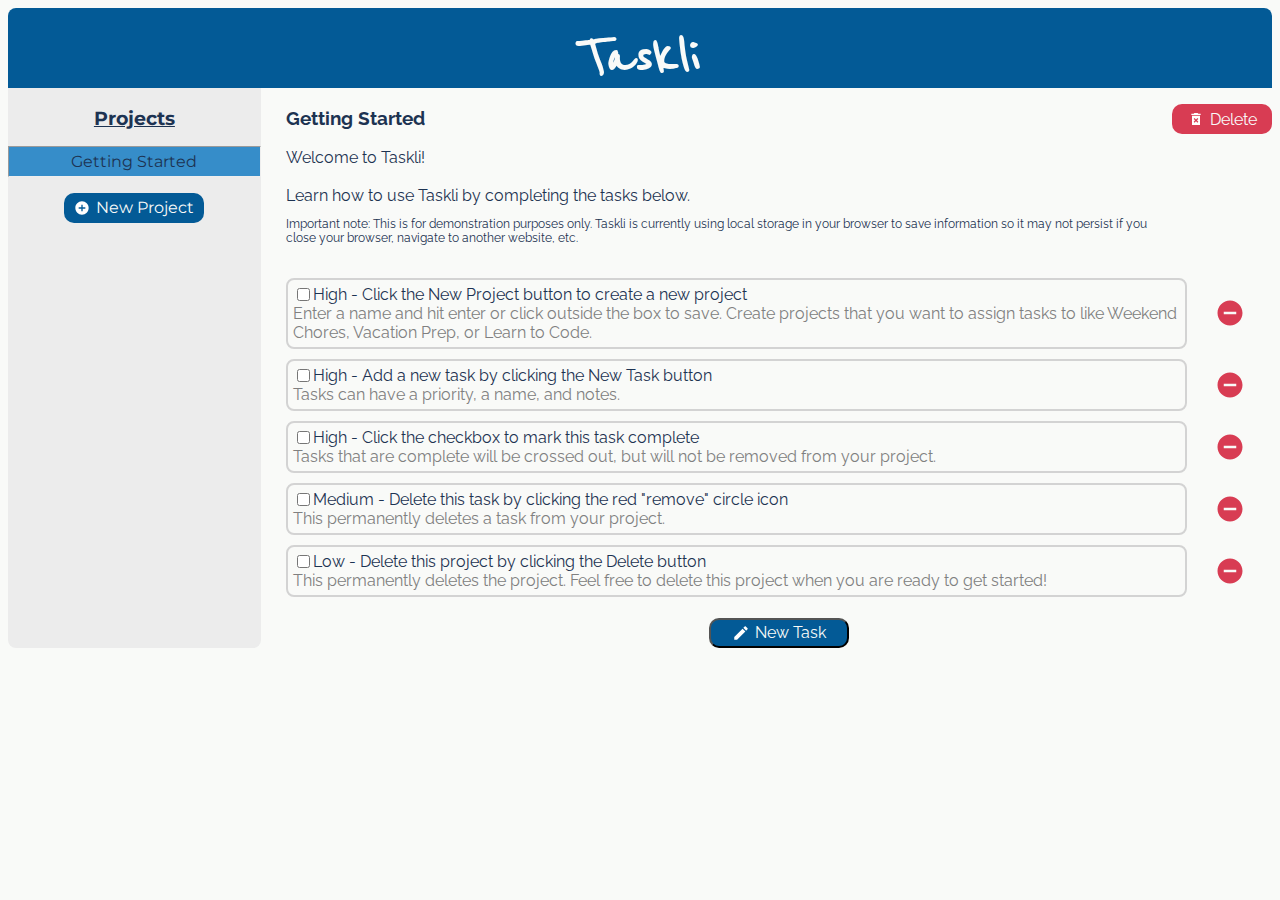
<file: index.html>
<!DOCTYPE html>
<html lang="en">

<head>
  <meta charset="UTF-8" />
  <meta name="viewport" content="width=device-width, initial-scale=1.0" />
  <meta http-equiv="X-UA-Compatible" content="ie=edge" />
  <title>Taskli</title>
  <link rel="stylesheet" href="styles/main.css" />
  <script src="scripts/objects.js" defer></script>
  <script src="scripts/tasks.js" defer></script>
  <script src="scripts/projects.js" defer></script>
  <script src="scripts/events.js" defer></script>
  <link rel="stylesheet" href="https://fonts.googleapis.com/css?family=Montserrat">
  <link rel="stylesheet" href="https://fonts.googleapis.com/css?family=Raleway">
  <link rel="stylesheet" href="https://fonts.googleapis.com/css?family=Reenie+Beanie">
</head>

<body>
  <div id="header">
    <h1>Taskli</h1>
  </div>
  <div id="content">
    <div id="sideNav">
      <h3>Projects</h3>
      <ul id="projList"></ul>
      <span id="quickAddProj" style="display: none;"><input type="text" id="projNameField"
          placeholder="Project Name..."><br><br></span>
      <span id="newProjBtn"><button></button> New Project</span>
    </div>
    <div id="projectContent">
      <div id="projectHeader">
        <span id="currentProj" contenteditable="true"></span>
        <span id="deleteProj"><button id="deleteProjBtn"></button> Delete</span>
      </div>
      <div id="projectDetails">
        <span id="currentProjDesc" contenteditable="true">Click to add description...</span>
      </div>
      <div id="taskContainer">
        <ul id="taskList">Tasks<br><br></ul>
      </div>
      <form id="newTaskForm" style="display: none">
        <span id="taskPriorityBlock">
          <label for="taskPriority">Priority</label><br>
          <select id="taskPriority">
            <option>Urgent</option>
            <option>High</option>
            <option>Medium</option>
            <option>Low</option>
          </select>
        </span>
        <span id="taskNameBlock">
          <label for="taskName">Task Name</label><br>
          <input type="text" id="taskName">
        </span>
        <span id="taskNotesBlock">
          <label for="taskNotes">Task Notes</label><br>
          <textarea id="taskNotes"></textarea>
        </span>
        <button type="reset" id="taskCreateBtn"><img src="assets/addicon.svg">Add</button>
      </form>
      <button id="newTaskBtn"><img src="assets/pencilwhite.svg">New Task</button>
    </div>
  </div>
</body>
</file>
<file: styles/main.css>
:root {
  --primary-color: #368dc9;
  --primary-color-dark: #035a96;
  --secondary-color: #d83c53;
  --secondary-color-dark: #a50920;
  --font-color: #1d3352;
  --btn-font-color: #f9faf8;
  --bg-color: #f9faf8;
  --nav-color: #1d3352;
  --green-color: #36c971;
  --orange-color: #c96a36;
  --red-color: #c94536;
  font-family: 'Raleway', sans-serif;
}

button {
  font-family: 'Raleway', sans-serif;
  font-size: inherit;
  border-radius: 10px;
  outline: none;
}

body {
  color: var(--font-color);
  background-color: var(--bg-color);
}

#header {
  display: flex;
  flex-direction: column;
  align-items: center;
  height: 80px;
  background-color: var(--primary-color-dark);
  color: var(--bg-color);
  border-top-left-radius: 8px;
  border-top-right-radius: 8px;
}

#header h1,
h2 {
  font-family: 'Reenie Beanie', cursive;
  font-size: 60px;
  margin-top: 13px;
  margin-bottom: 0px;
}

#content {
  display: flex;
  flex-direction: row;
}

#sideNav {
  order: 1;
  display: flex;
  flex-direction: column;
  min-width: 20%;
  min-height: 100%;
  background-color: #ececec;
  color: var(--font-color);
  font-family: 'Montserrat', sans-serif;
  border-bottom-left-radius: 8px;
  border-bottom-right-radius: 8px;
}

#sideNav h3 {
  align-self: center;
  text-decoration: underline;
  margin-bottom: 0;
}

ul {
  list-style-type: none;
  list-style-position: inside;
  padding-inline-start: 0;
}

#sideNav li {
  display: flex;
  padding: 5px;
}

#sideNav li:hover {
  background-color: lightgray;
  cursor: pointer;
}

li.selected {
  background-color: var(--primary-color);
  border-style: inset;
  border-width: 1px;
}

li.selected:hover {
  background-color: var(--primary-color) !important;
}

#sideNav a {
  color: var(--font-color);
  text-decoration: none;
  display: inline-flex;
  align-self: center;
  margin-left: auto;
  margin-right: auto;
}

#quickAddProj {
  display: inline-flexbox;
  align-self: center;
  margin-left: auto;
  margin-right: auto;
  height: 25px;
  margin-bottom: 10px;
}

#newProjBtn {
  display: inline-flex;
  flex-direction: row;
  justify-content: center;
  align-items: center;
  align-self: center;
  background-color: var(--primary-color-dark);
  color: var(--btn-font-color);
  border-radius: 10px;
  height: 30px;
  width: 140px;
  cursor: pointer;
}

#newProjBtn button {
  background-image: url(../assets/addicon.svg);
  background-color: transparent;
  background-repeat: no-repeat;
  background-size: contain;
  border: transparent;
  height: 16px;
  width: 16px;
  margin-right: 6px;
  cursor: pointer;
}

#projectContent {
  order: 2;
  display: flex;
  flex-direction: column;
  width: 80%;
  margin-left: 25px;
  margin-top: 16px;
}

#projectHeader {
  display: flex;
  flex-direction: row;
}

#projectHeader h3 {
  margin-top: 3px;
}

#projectDetails {
  display: inline-flex;
  max-width: 90%;
}

#projectDetails p {
  font-size: 12px;
}

#deleteProj {
  display: inline-flex;
  flex-direction: row;
  justify-content: center;
  align-items: center;
  margin-left: auto;
  background-color: var(--secondary-color);
  color: var(--btn-font-color);
  border-radius: 10px;
  height: 30px;
  width: 100px;
  outline: none;
  cursor: pointer;
}

#deleteProj button {
  background-image: url(../assets/deleteicon.svg);
  background-color: transparent;
  background-repeat: no-repeat;
  background-size: contain;
  border: transparent;
  outline: none;
  height: 16px;
  width: 16px;
  margin-right: 6px;
  cursor: pointer;
}

#taskItem {
  width: 100%;
  display: flex;
}

.task {
  border-style: solid;
  border-width: 2px;
  border-color: lightgray;
  border-radius: 8px;
  margin-top: 5px;
  margin-bottom: 5px;
  text-decoration: none;
  display: flex;
  flex-direction: row;
  flex-wrap: wrap;
  width: 90%;
  padding: 5px;
}

.task label {
  display: inline-flex;
  order: 2;
  width: 95%
}

.task input[type='checkbox'] {
  display: inline-flex;
  order: 1;
}

#savedTaskNotes {
  color: gray;
  display: inline-flex;
  order: 3;
  width: 100%;
}

.deleteTaskBtn {
  display: inline-flex;
  order: 2;
  margin: auto;
  background-image: url(../assets/removecirclered.svg);
  background-color: transparent;
  background-repeat: no-repeat;
  background-size: contain;
  border: transparent;
  height: 30px;
  width: 30px;
  cursor: pointer;
}

.taskComplete {
  border: solid 2px lightgray;
  border-radius: 8px;
  margin-top: 5px;
  margin-bottom: 5px;
  text-decoration: line-through;
  display: flex;
  flex-direction: row;
  flex-wrap: wrap;
  width: 90%;
  padding: 5px;
}

#newTaskBtn {
  display: inline-flex;
  flex-direction: row;
  justify-content: center;
  align-items: center;
  align-self: center;
  background-color: var(--primary-color-dark);
  color: var(--btn-font-color);
  height: 30px;
  width: 140px;
  cursor: pointer;
}

#newTaskBtn img {
  margin-right: 5px;
}

#newTaskForm {
  display: flex;
  width: 90%;
  border: solid 2px lightgray;
  border-radius: 8px;
  padding: 5px 0px 5px 10px;
  margin-top: 5px;
  margin-bottom: 20px;
}

#taskPriority img {
  size: 10px;
}

#taskPriorityBlock {
  margin-right: auto;
}

#taskNameBlock, #taskNotesBlock {
  width: 33%;
  margin-left: auto;
  margin-right: auto;
}

#taskNameBlock input[type='text'] {
  border-radius: 5px;
}

#taskName, #taskNotes {
  width: 100%;
}

#taskNotesBlock textarea {
  border-radius: 5px;
  border-style: inset;
  border-width: 2px;
  height: 12px;
}

#taskCreateBtn {
  display: inline-flex;
  margin: auto;
  margin-right: 1%;
  background-color: var(--green-color);
  color: var(--btn-font-color);
  height: 30px;
  width: 75px;
  cursor: pointer;
}

#taskCreateBtn img {
  margin-right: 5px;
}
</file>
